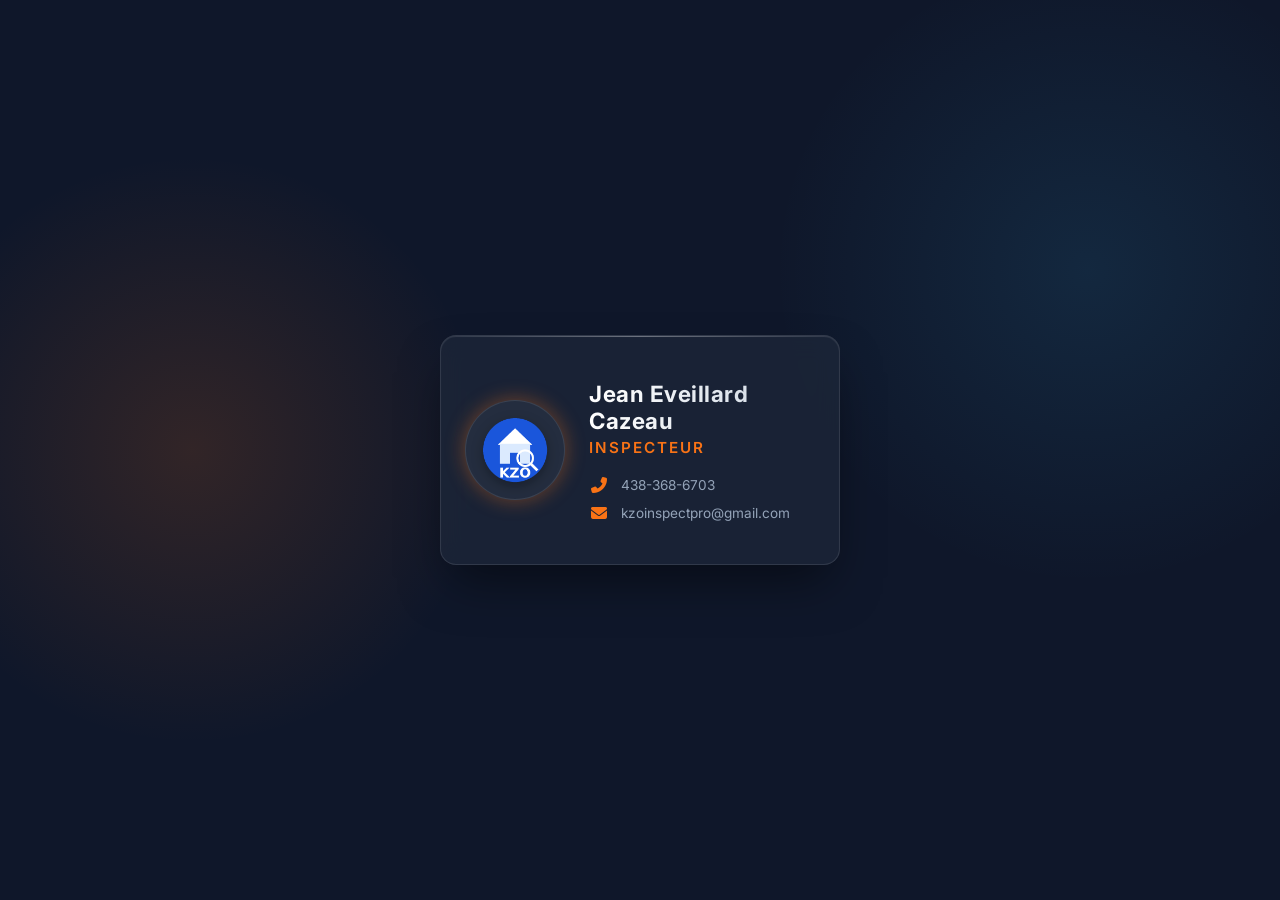
<file: index.html>
<!DOCTYPE html>
<html lang="fr">
<head>
    <meta charset="UTF-8">
    <meta name="viewport" content="width=device-width, initial-scale=1.0">
    <title>Carte de Visite - Jean Eveillard Cazeau</title>
    <link href="https://fonts.googleapis.com/css2?family=Inter:wght@300;400;600;700&display=swap" rel="stylesheet">
    <link rel="stylesheet" href="https://cdnjs.cloudflare.com/ajax/libs/font-awesome/6.4.0/css/all.min.css">
    <link rel="stylesheet" href="style.css">
</head>
<body>
    <div class="card-container">
        <div class="card">
            <!-- Face de la carte -->
            <div class="card-front">
                <div class="logo-container">
                    <img src="assets/jec_logo.png" alt="Logo KZO InspectPro" class="logo">
                </div>
                <div class="info-container">
                    <h1 class="name">Jean Eveillard Cazeau</h1>
                    <h2 class="title">Inspecteur</h2>
                    
                    <div class="contact-info">
                        <div class="contact-item">
                            <i class="fas fa-phone-alt"></i>
                            <span>438-368-6703</span>
                        </div>
                        <div class="contact-item">
                            <i class="fas fa-envelope"></i>
                            <span>kzoinspectpro@gmail.com</span>
                        </div>
                    </div>
                </div>
            </div>
            
            <!-- Dos de la carte (visible au survol) -->
            <div class="card-back">
                <img src="assets/jec_logo.png" alt="Logo KZO InspectPro" class="logo-large">
                <h3 class="company-name">KZO InspectPro</h3>
                <p class="tagline">L'excellence en inspection</p>
                
                <div class="services-list">
                    <span>Pré-achat</span> &bull; 
                    <span>Pré-vente</span> &bull; 
                    <span>Pré-réception</span>
                </div>
                
                <div class="website-link">
                    <i class="fas fa-globe"></i> www.kzoinspectpro.com
                </div>
            </div>
        </div>
    </div>
</body>
</html>
</file>
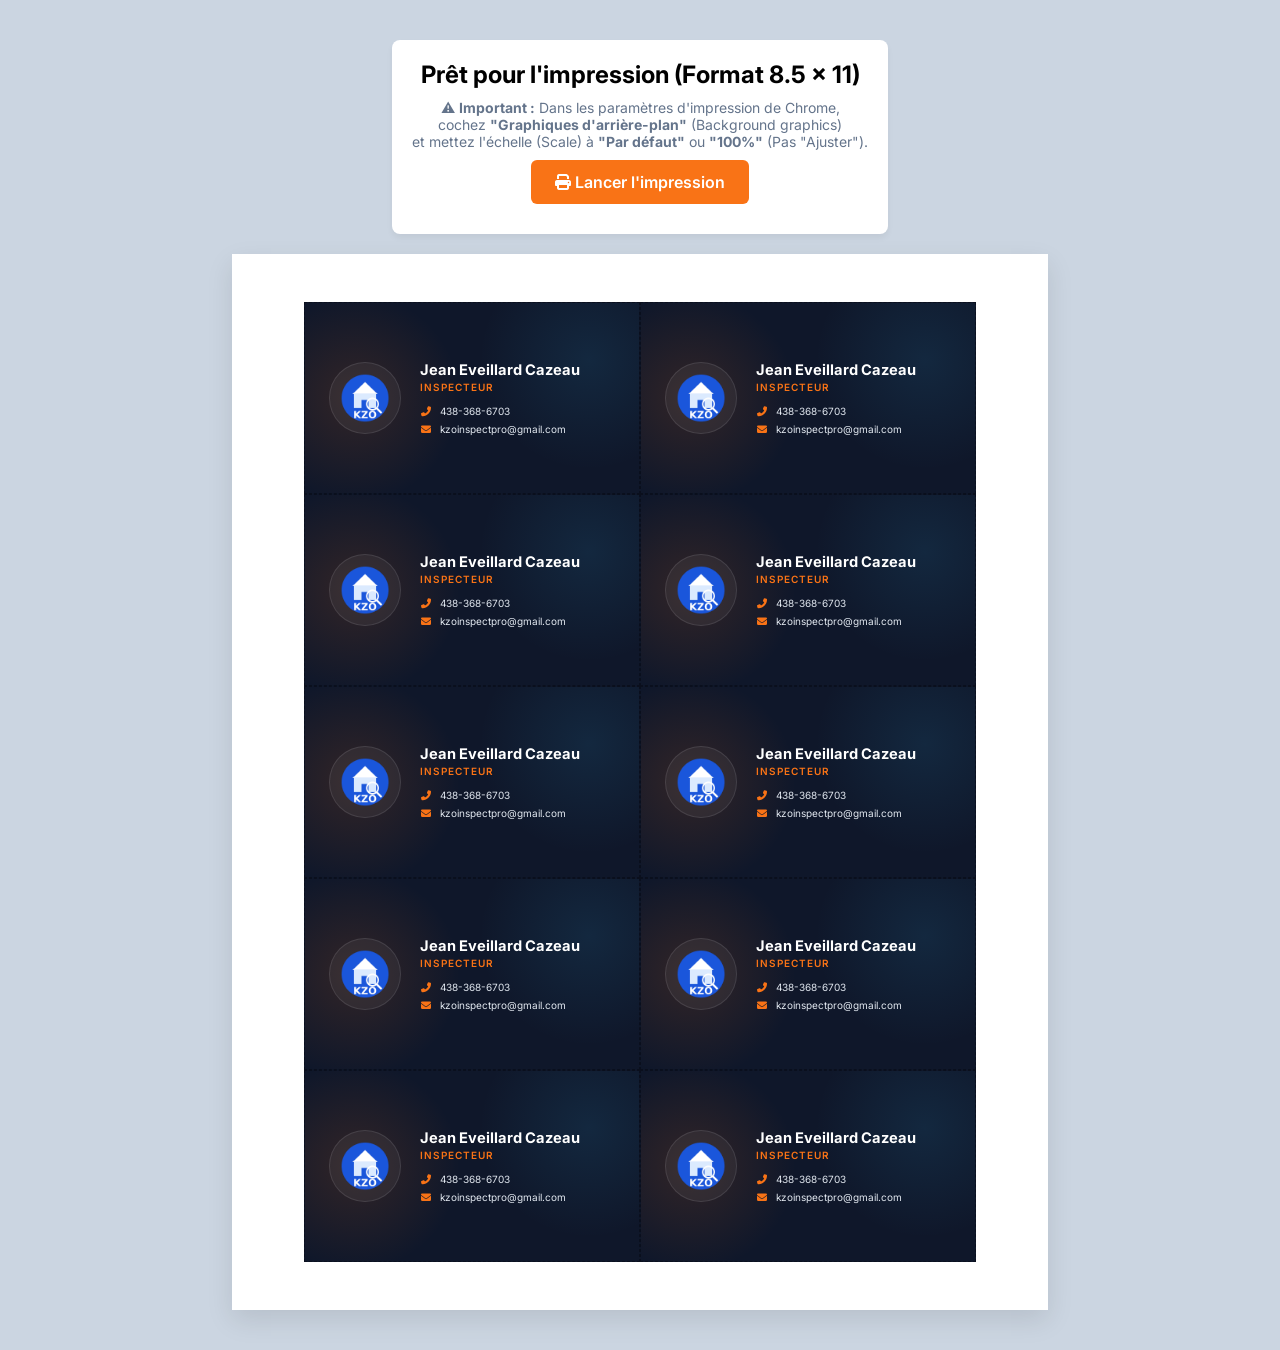
<file: print.html>
<!DOCTYPE html>
<html lang="fr">
<head>
    <meta charset="UTF-8">
    <title>Impression - 10 Cartes de Visite (Recto)</title>
    <link href="https://fonts.googleapis.com/css2?family=Inter:wght@300;400;600;700&display=swap" rel="stylesheet">
    <link rel="stylesheet" href="https://cdnjs.cloudflare.com/ajax/libs/font-awesome/6.4.0/css/all.min.css">
    <style>
        :root {
            --primary: #f97316;
            --bg-dark: #0f172a;
            --text-main: #f8fafc;
            --text-muted: #94a3b8;
        }

        * {
            box-sizing: border-box;
            margin: 0;
            padding: 0;
        }

        body {
            font-family: 'Inter', sans-serif;
            background-color: #cbd5e1; /* Fond gris clair pour l'écran */
            display: flex;
            flex-direction: column;
            align-items: center;
            padding: 40px;
        }

        /* Format page Lettre US (8.5 x 11 pouces) */
        .page {
            width: 8.5in;
            height: 11in;
            background: white;
            /* Marges pour centrer le bloc de cartes (7in de large x 10in de haut) */
            padding-top: 0.5in;
            padding-left: 0.75in;
            display: grid;
            grid-template-columns: 3.5in 3.5in;
            grid-template-rows: repeat(5, 2in);
            gap: 0;
            box-shadow: 0 10px 25px rgba(0,0,0,0.1);
        }

        /* Design Statique de la carte (3.5 x 2 pouces) */
        .card-print {
            width: 3.5in;
            height: 2in;
            background-color: var(--bg-dark);
            color: var(--text-main);
            /* Ligne de découpe légère */
            border: 0.5px dashed rgba(0, 0, 0, 0.3); 
            display: flex;
            align-items: center;
            padding: 0.25in;
            gap: 0.2in;
            overflow: hidden;
            position: relative;
        }

        /* Background effects */
        .card-print::after {
            content: '';
            position: absolute;
            top: 0; left: 0; right: 0; bottom: 0;
            background-image: 
                radial-gradient(circle at 15% 50%, rgba(249, 115, 22, 0.15), transparent 35%),
                radial-gradient(circle at 85% 30%, rgba(56, 189, 248, 0.1), transparent 35%);
            z-index: 1;
        }

        .logo-container {
            width: 0.75in;
            height: 0.75in;
            border-radius: 50%;
            background: rgba(255, 255, 255, 0.05);
            padding: 0.1in;
            display: flex;
            justify-content: center;
            align-items: center;
            border: 1px solid rgba(255, 255, 255, 0.1);
            z-index: 2;
        }

        .logo {
            width: 100%;
            height: auto;
            object-fit: contain;
        }

        .info-container {
            flex: 1;
            display: flex;
            flex-direction: column;
            justify-content: center;
            z-index: 2;
        }

        .name {
            font-size: 11pt;
            font-weight: 700;
            margin-bottom: 2px;
            color: #fff;
        }

        .title {
            font-size: 7.5pt;
            font-weight: 600;
            color: var(--primary);
            text-transform: uppercase;
            letter-spacing: 1px;
            margin-bottom: 12px;
        }

        .contact-info {
            display: flex;
            flex-direction: column;
            gap: 6px;
        }

        .contact-item {
            display: flex;
            align-items: center;
            gap: 8px;
            font-size: 7.5pt;
            color: #e2e8f0;
        }

        .contact-item i {
            color: var(--primary);
            width: 12px;
            text-align: center;
        }

        /* Style pour l'écran uniquement */
        .print-controls {
            background: white;
            padding: 20px;
            border-radius: 8px;
            margin-bottom: 20px;
            box-shadow: 0 4px 6px rgba(0,0,0,0.05);
            text-align: center;
        }

        .print-btn {
            background-color: var(--primary);
            color: white;
            border: none;
            padding: 12px 24px;
            border-radius: 6px;
            font-weight: 600;
            font-size: 16px;
            cursor: pointer;
            font-family: inherit;
            margin-bottom: 10px;
            transition: background 0.2s;
        }

        .print-btn:hover {
            background-color: #ea580c;
        }

        /* Règle spécifique pour l'imprimante */
        @media print {
            body {
                background: none;
                padding: 0;
            }
            .page {
                box-shadow: none;
                margin: 0;
            }
            @page {
                size: letter;
                margin: 0;
            }
            /* Cache les boutons au moment de l'impression */
            .no-print {
                display: none !important;
            }
            
            /* S'assure que les couleurs de fond sombres s'impriment bien (nécessite l'option "Imprimer l'arrière-plan" cochée dans Chrome) */
            * {
                -webkit-print-color-adjust: exact !important;
                print-color-adjust: exact !important;
            }
        }
    </style>
</head>
<body>

    <div class="print-controls no-print">
        <h2>Prêt pour l'impression (Format 8.5 x 11)</h2>
        <p style="margin: 10px 0; color: #64748b; font-size: 14px;">
            ⚠️ <strong>Important :</strong> Dans les paramètres d'impression de Chrome,<br>
            cochez <strong>"Graphiques d'arrière-plan"</strong> (Background graphics) <br>
            et mettez l'échelle (Scale) à <strong>"Par défaut"</strong> ou <strong>"100%"</strong> (Pas "Ajuster").
        </p>
        <button class="print-btn" onclick="window.print()">
            <i class="fas fa-print"></i> Lancer l'impression
        </button>
    </div>

    <!-- La feuille 8.5 x 11 avec les 10 cartes -->
    <div class="page">
        <!-- JavaScript va générer les 10 cartes pour ne pas dupliquer le code HTML -->
        <script>
            const cardHTML = `
                <div class="card-print">
                    <div class="logo-container">
                        <img src="assets/jec_logo.png" alt="Logo KZO InspectPro" class="logo">
                    </div>
                    <div class="info-container">
                        <div class="name">Jean Eveillard Cazeau</div>
                        <div class="title">Inspecteur</div>
                        
                        <div class="contact-info">
                            <div class="contact-item">
                                <i class="fas fa-phone-alt"></i>
                                <span>438-368-6703</span>
                            </div>
                            <div class="contact-item">
                                <i class="fas fa-envelope"></i>
                                <span>kzoinspectpro@gmail.com</span>
                            </div>
                        </div>
                    </div>
                </div>
            `;
            
            for(let i=0; i<10; i++) {
                document.write(cardHTML);
            }
        </script>
    </div>

</body>
</html>
</file>
<file: style.css>
:root {
    --primary: #f97316; /* Orange pour l'inspection/construction */
    --primary-glow: rgba(249, 115, 22, 0.4);
    --bg-dark: #0f172a; /* Bleu très foncé pour le fond */
    --card-bg: rgba(30, 41, 59, 0.7); /* Effet verre */
    --text-main: #f8fafc;
    --text-muted: #94a3b8;
    --border-glass: rgba(255, 255, 255, 0.1);
}

* {
    margin: 0;
    padding: 0;
    box-sizing: border-box;
}

body {
    font-family: 'Inter', sans-serif;
    background-color: var(--bg-dark);
    background-image: 
        radial-gradient(circle at 15% 50%, rgba(249, 115, 22, 0.15), transparent 25%),
        radial-gradient(circle at 85% 30%, rgba(56, 189, 248, 0.1), transparent 25%);
    height: 100vh;
    display: flex;
    justify-content: center;
    align-items: center;
    color: var(--text-main);
    overflow: hidden;
}

.card-container {
    perspective: 1000px;
    width: 400px;
    height: 230px;
}

.card {
    width: 100%;
    height: 100%;
    position: relative;
    transition: transform 0.8s cubic-bezier(0.175, 0.885, 0.32, 1.275);
    transform-style: preserve-3d;
    cursor: pointer;
}

/* Effet de flip au survol */
.card-container:hover .card {
    transform: rotateY(180deg);
}

.card-front, .card-back {
    position: absolute;
    width: 100%;
    height: 100%;
    backface-visibility: hidden;
    border-radius: 16px;
    background: var(--card-bg);
    backdrop-filter: blur(12px);
    -webkit-backdrop-filter: blur(12px);
    border: 1px solid var(--border-glass);
    box-shadow: 0 25px 50px -12px rgba(0, 0, 0, 0.5), 
                inset 0 1px 1px rgba(255, 255, 255, 0.1);
    overflow: hidden;
    display: flex;
}

/* Eclairage subtil sur les bords */
.card-front::before, .card-back::before {
    content: '';
    position: absolute;
    top: 0; left: 0; right: 0; height: 1px;
    background: linear-gradient(90deg, transparent, rgba(255,255,255,0.3), transparent);
}

/* ================= FACE AVANT ================= */
.card-front {
    padding: 24px;
    display: flex;
    align-items: center;
    gap: 24px;
}

.logo-container {
    width: 100px;
    height: 100px;
    border-radius: 50%;
    background: rgba(255, 255, 255, 0.05);
    padding: 15px;
    display: flex;
    justify-content: center;
    align-items: center;
    border: 1px solid var(--border-glass);
    box-shadow: 0 0 20px var(--primary-glow);
}

.logo {
    width: 100%;
    height: auto;
    object-fit: contain;
    filter: drop-shadow(0 4px 6px rgba(0,0,0,0.3));
}

.info-container {
    flex: 1;
    display: flex;
    flex-direction: column;
    justify-content: center;
}

.name {
    font-size: 1.4rem;
    font-weight: 700;
    letter-spacing: 0.5px;
    margin-bottom: 4px;
    background: linear-gradient(to right, #fff, #cbd5e1);
    -webkit-background-clip: text;
    -webkit-text-fill-color: transparent;
}

.title {
    font-size: 0.95rem;
    font-weight: 600;
    color: var(--primary);
    text-transform: uppercase;
    letter-spacing: 2px;
    margin-bottom: 20px;
}

.contact-info {
    display: flex;
    flex-direction: column;
    gap: 12px;
}

.contact-item {
    display: flex;
    align-items: center;
    gap: 12px;
    font-size: 0.85rem;
    color: var(--text-muted);
    transition: color 0.3s ease;
}

.contact-item i {
    color: var(--primary);
    font-size: 1rem;
    width: 20px;
    text-align: center;
}

.contact-item:hover {
    color: var(--text-main);
}

/* ================= FACE ARRIERE ================= */
.card-back {
    transform: rotateY(180deg);
    flex-direction: column;
    justify-content: center;
    align-items: center;
    background: linear-gradient(135deg, var(--bg-dark), #1e293b);
}

.logo-large {
    width: 85px;
    opacity: 0.9;
    margin-bottom: 8px;
    filter: drop-shadow(0 5px 10px rgba(0,0,0,0.5));
}

.tagline {
    font-size: 1.1rem;
    font-weight: 300;
    letter-spacing: 3px;
    color: var(--text-muted);
    text-transform: uppercase;
    position: relative;
}

.tagline::after {
    content: '';
    position: absolute;
    bottom: -8px;
    left: 50%;
    transform: translateX(-50%);
    width: 40px;
    height: 2px;
    background: var(--primary);
    border-radius: 2px;
}

.company-name {
    font-size: 1.3rem;
    font-weight: 700;
    color: var(--text-main);
    margin-bottom: 4px;
    letter-spacing: 1px;
}

.services-list {
    margin-top: 12px;
    font-size: 0.85rem;
    color: var(--text-muted);
    font-weight: 400;
    letter-spacing: 1px;
    opacity: 0.9;
}

.services-list span {
    color: var(--text-main);
    font-weight: 600;
}

.website-link {
    margin-top: 12px;
    font-size: 0.85rem;
    color: var(--text-main);
    display: flex;
    align-items: center;
    gap: 8px;
    background: rgba(255, 255, 255, 0.05);
    padding: 8px 16px;
    border-radius: 20px;
    border: 1px solid rgba(255, 255, 255, 0.1);
    transition: all 0.3s ease;
}

.website-link i {
    color: var(--primary);
}

.website-link:hover {
    background: rgba(255, 255, 255, 0.1);
    border-color: var(--primary);
    color: var(--primary);
}

/* Animation flottante */
@keyframes float {
    0% { transform: translateY(0px); }
    50% { transform: translateY(-10px); }
    100% { transform: translateY(0px); }
}

.card-container {
    animation: float 6s ease-in-out infinite;
}
</file>
